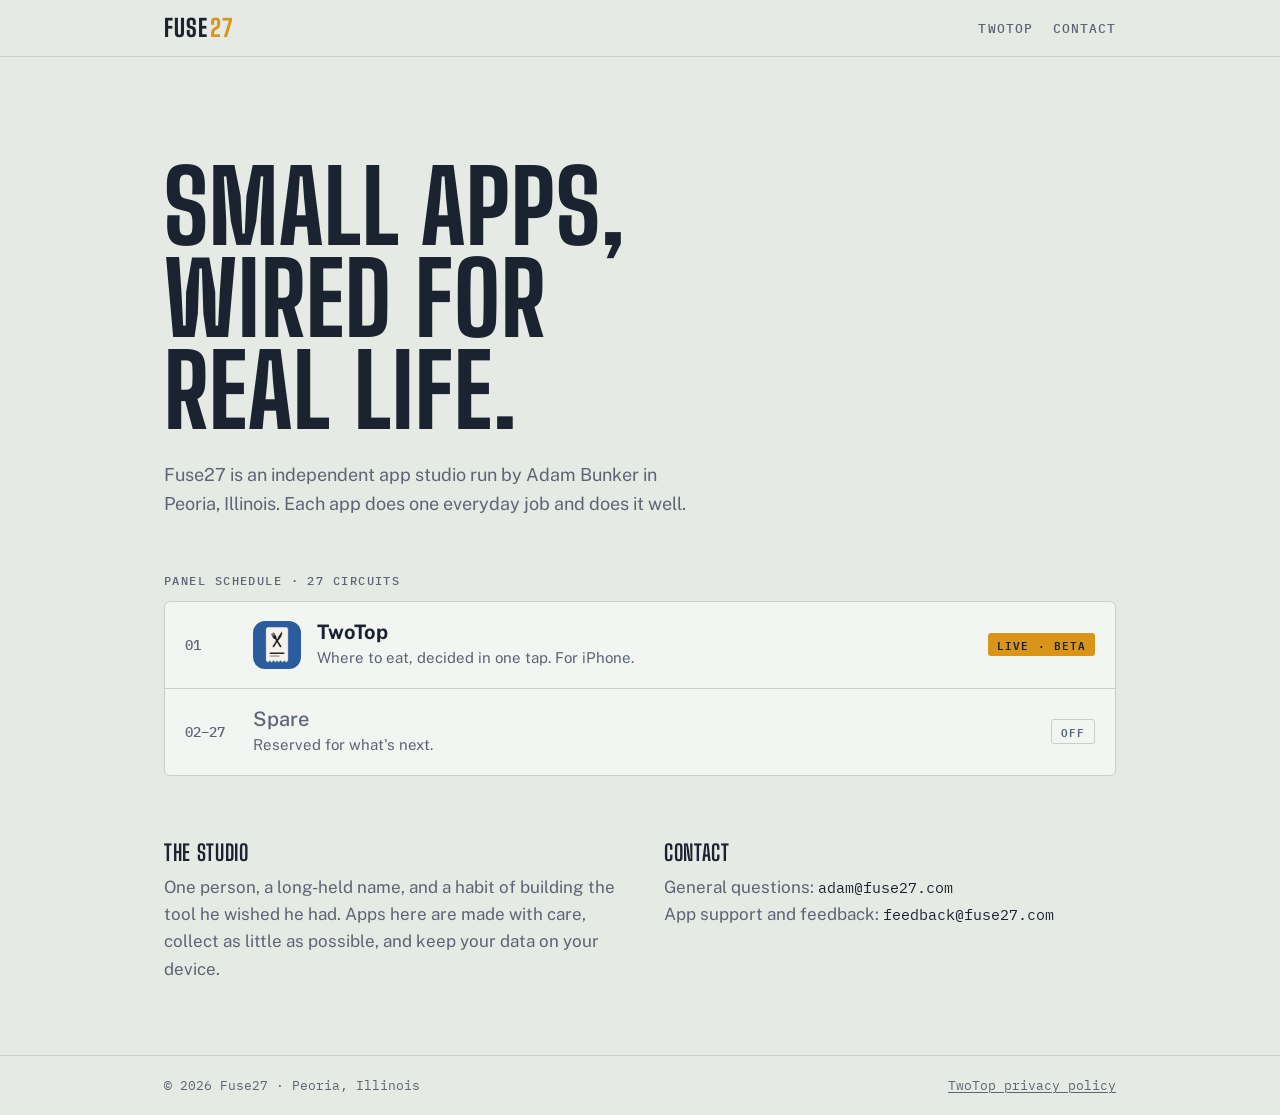
<file: index.html>
<!doctype html>
<html lang="en">
<head>
<meta charset="utf-8">
<meta name="viewport" content="width=device-width, initial-scale=1, viewport-fit=cover">
<title>Fuse27</title>
<meta name="description" content="Fuse27 is Adam Bunker's app studio in Peoria, Illinois. Makers of TwoTop.">
<link rel="apple-touch-icon" href="/assets/apple-touch-icon.png">
<link rel="preconnect" href="https://fonts.googleapis.com">
<link rel="preconnect" href="https://fonts.gstatic.com" crossorigin>
<link rel="stylesheet" href="https://fonts.googleapis.com/css2?family=Big+Shoulders+Display:wght@700;800&family=IBM+Plex+Mono:wght@400;500;600&family=Public+Sans:wght@400;500;700&display=swap">
<link rel="stylesheet" href="/assets/site.css">
</head>
<body>
<header class="strip">
  <div class="wrap">
    <a class="mark" href="/" aria-label="Fuse27 home">Fuse<b>27</b></a>
    <nav class="nav" aria-label="Site">
      <a href="/twotop/">TwoTop</a>
      <a href="#contact">Contact</a>
    </nav>
  </div>
</header>

<main>
  <section class="hero wrap">
    <h1>Small apps, wired for real life.</h1>
    <p>Fuse27 is an independent app studio run by Adam Bunker in Peoria, Illinois. Each app does one everyday job and does it well.</p>
  </section>

  <section class="schedule wrap" aria-labelledby="schedule-label">
    <div class="label" id="schedule-label">Panel schedule · 27 circuits</div>
    <div class="card">
      <div class="row">
        <span class="slot">01</span>
        <div class="circuit">
          <img src="/assets/twotop-icon.png" alt="" width="48" height="48">
          <a href="/twotop/">
            <h2>TwoTop</h2>
            <p>Where to eat, decided in one tap. For iPhone.</p>
          </a>
        </div>
        <span class="state on">Live · Beta</span>
      </div>
      <div class="row spare">
        <span class="slot">02–27</span>
        <div class="circuit"><div><h2>Spare</h2><p>Reserved for what's next.</p></div></div>
        <span class="state off">Off</span>
      </div>
    </div>
  </section>

  <section class="notes wrap" id="contact">
    <div>
      <h3>The studio</h3>
      <p>One person, a long-held name, and a habit of building the tool he wished he had. Apps here are made with care, collect as little as possible, and keep your data on your device.</p>
    </div>
    <div>
      <h3>Contact</h3>
      <p>General questions: <span class="email">adam@fuse27.com</span><br>App support and feedback: <span class="email">feedback@fuse27.com</span></p>
    </div>
  </section>
</main>

<footer>
  <div class="wrap">
    <span>© 2026 Fuse27 · Peoria, Illinois</span>
    <a href="/twotop/privacy/">TwoTop privacy policy</a>
  </div>
</footer>
</body>
</html>
</file>
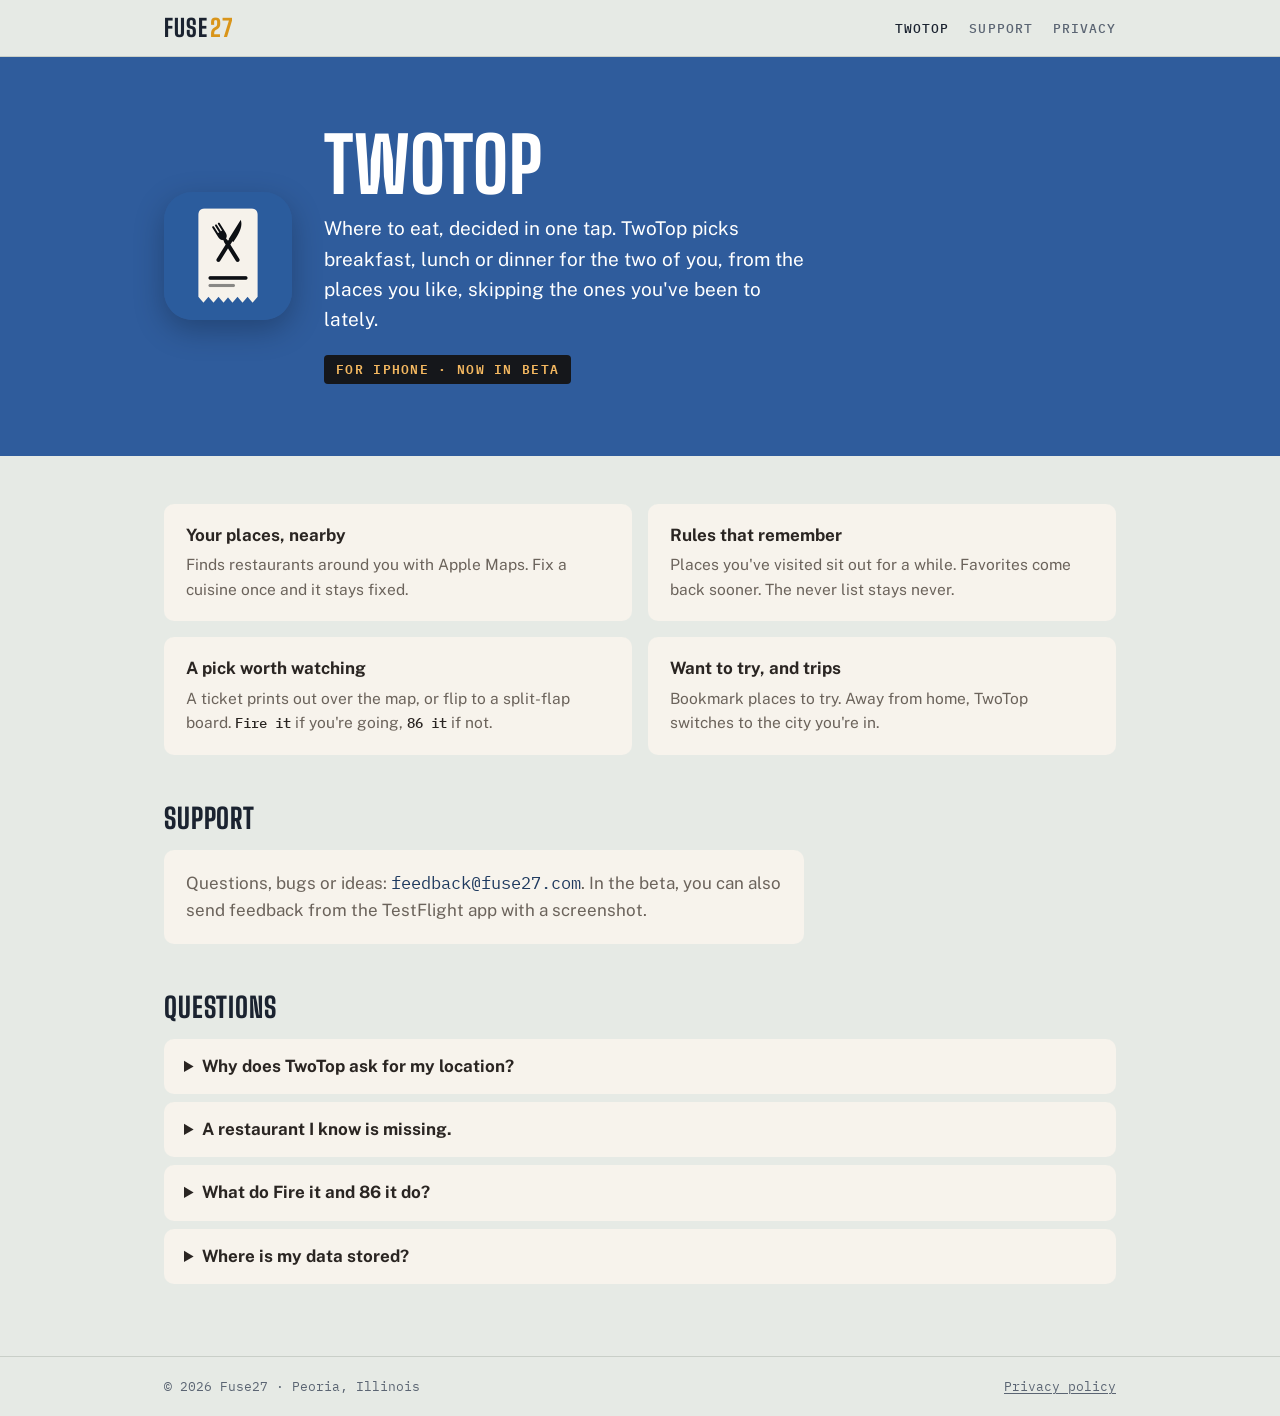
<file: twotop/index.html>
<!doctype html>
<html lang="en">
<head>
<meta charset="utf-8">
<meta name="viewport" content="width=device-width, initial-scale=1, viewport-fit=cover">
<title>TwoTop · Fuse27</title>
<meta name="description" content="TwoTop picks where the two of you eat tonight. Support, questions and privacy.">
<link rel="apple-touch-icon" href="/assets/apple-touch-icon.png">
<link rel="preconnect" href="https://fonts.googleapis.com">
<link rel="preconnect" href="https://fonts.gstatic.com" crossorigin>
<link rel="stylesheet" href="https://fonts.googleapis.com/css2?family=Big+Shoulders+Display:wght@700;800&family=IBM+Plex+Mono:wght@400;500;600&family=Public+Sans:wght@400;500;700&display=swap">
<link rel="stylesheet" href="/assets/site.css">
<link rel="stylesheet" href="/assets/twotop.css">
</head>
<body>
<header class="strip">
  <div class="wrap">
    <a class="mark" href="/" aria-label="Fuse27 home">Fuse<b>27</b></a>
    <nav class="nav" aria-label="Site">
      <a href="/twotop/" aria-current="page">TwoTop</a>
      <a href="#support">Support</a>
      <a href="/twotop/privacy/">Privacy</a>
    </nav>
  </div>
</header>

<main>
  <section class="tt-hero">
    <div class="wrap">
      <img src="/assets/twotop-icon.png" alt="TwoTop app icon" width="128" height="128">
      <div>
        <h1>TwoTop</h1>
        <p>Where to eat, decided in one tap. TwoTop picks breakfast, lunch or dinner for the two of you, from the places you like, skipping the ones you've been to lately.</p>
        <span class="ticket">For iPhone · Now in beta</span>
      </div>
    </div>
  </section>

  <section class="tt-body wrap">
    <div class="tt-grid">
      <div class="tt-card"><h3>Your places, nearby</h3><p>Finds restaurants around you with Apple Maps. Fix a cuisine once and it stays fixed.</p></div>
      <div class="tt-card"><h3>Rules that remember</h3><p>Places you've visited sit out for a while. Favorites come back sooner. The never list stays never.</p></div>
      <div class="tt-card"><h3>A pick worth watching</h3><p>A ticket prints out over the map, or flip to a split-flap board. <code>Fire it</code> if you're going, <code>86 it</code> if not.</p></div>
      <div class="tt-card"><h3>Want to try, and trips</h3><p>Bookmark places to try. Away from home, TwoTop switches to the city you're in.</p></div>
    </div>

    <div class="tt-section" id="support">
      <h2>Support</h2>
      <div class="support">
        <p>Questions, bugs or ideas: <span class="email">feedback@fuse27.com</span>. In the beta, you can also send feedback from the TestFlight app with a screenshot.</p>
      </div>
    </div>

    <div class="tt-section">
      <h2>Questions</h2>
      <div class="faq">
        <details>
          <summary>Why does TwoTop ask for my location?</summary>
          <p>To find restaurants near you and to notice when you're on a trip. If you said no, turn it on in Settings › Privacy & Security › Location Services › TwoTop. You can still add places by name without it.</p>
        </details>
        <details>
          <summary>A restaurant I know is missing.</summary>
          <p>Tap + on the Places tab and search for it by name. For a place in another city, add the city to the search, like "EsterEv Milwaukee".</p>
        </details>
        <details>
          <summary>What do Fire it and 86 it do?</summary>
          <p>Fire it means you're going: TwoTop logs the visit and that place sits out for a while. 86 it skips the place for tonight. Press and hold 86 it to put a place on the never list.</p>
        </details>
        <details>
          <summary>Where is my data stored?</summary>
          <p>Only on your iPhone. There's no account and nothing is sent to us. Deleting the app deletes your places and history. See the <a href="/twotop/privacy/">privacy policy</a>.</p>
        </details>
      </div>
    </div>
  </section>
</main>

<footer>
  <div class="wrap">
    <span>© 2026 Fuse27 · Peoria, Illinois</span>
    <a href="/twotop/privacy/">Privacy policy</a>
  </div>
</footer>
</body>
</html>
</file>
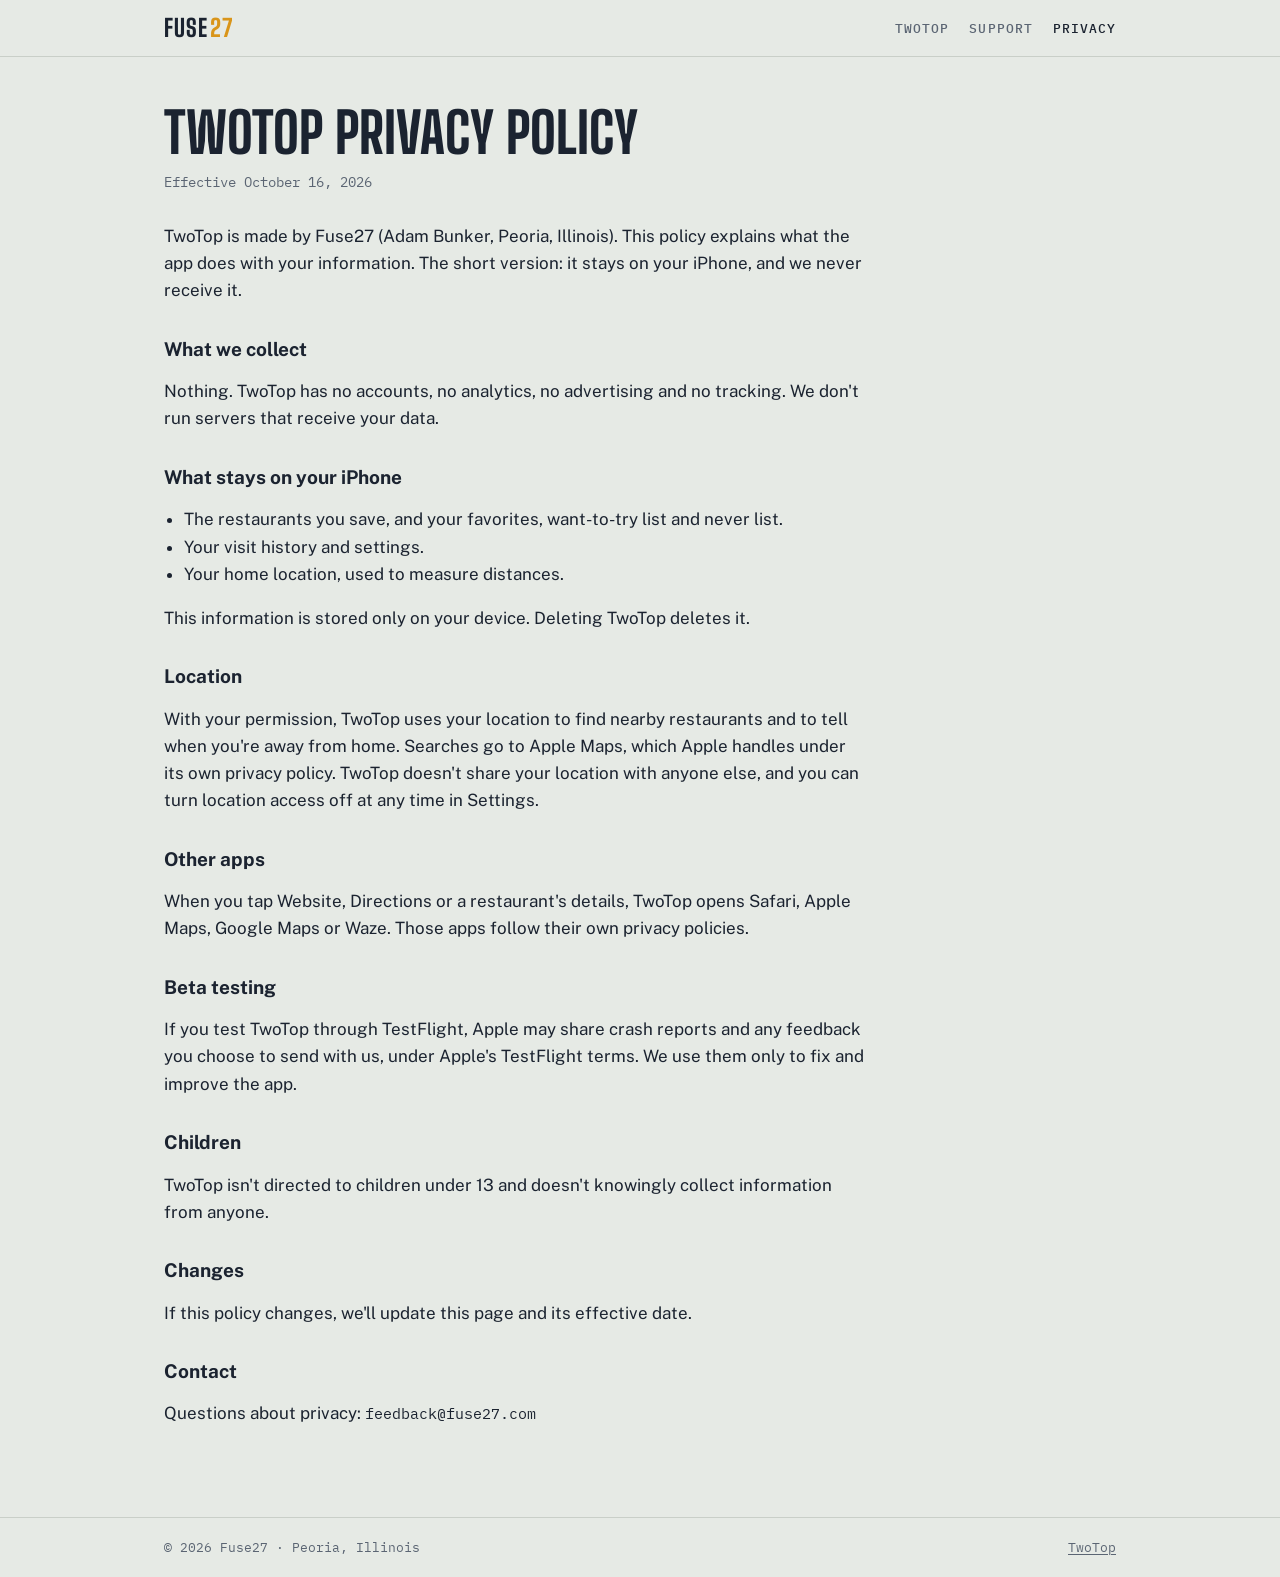
<file: twotop/privacy/index.html>
<!doctype html>
<html lang="en">
<head>
<meta charset="utf-8">
<meta name="viewport" content="width=device-width, initial-scale=1, viewport-fit=cover">
<title>TwoTop Privacy Policy</title>
<meta name="description" content="How TwoTop handles your information: it stays on your iPhone.">
<link rel="apple-touch-icon" href="/assets/apple-touch-icon.png">
<link rel="preconnect" href="https://fonts.googleapis.com">
<link rel="preconnect" href="https://fonts.gstatic.com" crossorigin>
<link rel="stylesheet" href="https://fonts.googleapis.com/css2?family=Big+Shoulders+Display:wght@700;800&family=IBM+Plex+Mono:wght@400;500;600&family=Public+Sans:wght@400;500;700&display=swap">
<link rel="stylesheet" href="/assets/site.css">
<link rel="stylesheet" href="/assets/twotop.css">
</head>
<body>
<header class="strip">
  <div class="wrap">
    <a class="mark" href="/" aria-label="Fuse27 home">Fuse<b>27</b></a>
    <nav class="nav" aria-label="Site">
      <a href="/twotop/">TwoTop</a>
      <a href="/twotop/#support">Support</a>
      <a href="/twotop/privacy/" aria-current="page">Privacy</a>
    </nav>
  </div>
</header>

<main class="wrap">
  <article class="policy">
    <h1>TwoTop Privacy Policy</h1>
    <p class="eff">Effective October 16, 2026</p>

    <p>TwoTop is made by Fuse27 (Adam Bunker, Peoria, Illinois). This policy explains what the app does with your information. The short version: it stays on your iPhone, and we never receive it.</p>

    <h2>What we collect</h2>
    <p>Nothing. TwoTop has no accounts, no analytics, no advertising and no tracking. We don't run servers that receive your data.</p>

    <h2>What stays on your iPhone</h2>
    <ul>
      <li>The restaurants you save, and your favorites, want-to-try list and never list.</li>
      <li>Your visit history and settings.</li>
      <li>Your home location, used to measure distances.</li>
    </ul>
    <p>This information is stored only on your device. Deleting TwoTop deletes it.</p>

    <h2>Location</h2>
    <p>With your permission, TwoTop uses your location to find nearby restaurants and to tell when you're away from home. Searches go to Apple Maps, which Apple handles under its own privacy policy. TwoTop doesn't share your location with anyone else, and you can turn location access off at any time in Settings.</p>

    <h2>Other apps</h2>
    <p>When you tap Website, Directions or a restaurant's details, TwoTop opens Safari, Apple Maps, Google Maps or Waze. Those apps follow their own privacy policies.</p>

    <h2>Beta testing</h2>
    <p>If you test TwoTop through TestFlight, Apple may share crash reports and any feedback you choose to send with us, under Apple's TestFlight terms. We use them only to fix and improve the app.</p>

    <h2>Children</h2>
    <p>TwoTop isn't directed to children under 13 and doesn't knowingly collect information from anyone.</p>

    <h2>Changes</h2>
    <p>If this policy changes, we'll update this page and its effective date.</p>

    <h2>Contact</h2>
    <p>Questions about privacy: <span class="email">feedback@fuse27.com</span></p>
  </article>
</main>

<footer>
  <div class="wrap">
    <span>© 2026 Fuse27 · Peoria, Illinois</span>
    <a href="/twotop/">TwoTop</a>
  </div>
</footer>
</body>
</html>
</file>
<file: assets/site.css>
/* Fuse27: a breaker panel. Apps are circuits on a labeled panel schedule;
   one bold element per page, everything else quiet and tabular. */
:root {
  --panel: #e6eae5;        /* panel paint */
  --plate: #f3f5f2;        /* schedule card */
  --ink: #1b2330;          /* graphite */
  --muted: #5b6573;
  --rule: #c9cfc8;
  --live: #d9951a;         /* breaker amber */
  --live-ink: #1b2330;
  --display: "Big Shoulders Display", "Arial Narrow", Impact, sans-serif;
  --body: "Public Sans", -apple-system, "Segoe UI", Helvetica, Arial, sans-serif;
  --mono: "IBM Plex Mono", ui-monospace, Menlo, Consolas, monospace;
  color-scheme: light;
}
@media (prefers-color-scheme: dark) {
  :root:not([data-theme="light"]) {
    --panel: #14181e; --plate: #1c222b; --ink: #e4e8e2; --muted: #9aa4b1;
    --rule: #2e3641; --live: #f0ad2e; --live-ink: #14181e; color-scheme: dark;
  }
}
:root[data-theme="dark"] {
  --panel: #14181e; --plate: #1c222b; --ink: #e4e8e2; --muted: #9aa4b1;
  --rule: #2e3641; --live: #f0ad2e; --live-ink: #14181e; color-scheme: dark;
}

* { box-sizing: border-box; }
html { -webkit-text-size-adjust: 100%; }
body {
  margin: 0;
  background: var(--panel);
  color: var(--ink);
  font: 400 1.0625rem/1.6 var(--body);
}
a { color: inherit; text-underline-offset: 0.18em; text-decoration-thickness: 1px; }
a:focus-visible, button:focus-visible { outline: 2px solid var(--live); outline-offset: 3px; border-radius: 2px; }
img { max-width: 100%; display: block; }

.wrap {
  max-width: 62rem;
  margin: 0 auto;
  padding-left: max(20px, env(safe-area-inset-left, 0px));
  padding-right: max(20px, env(safe-area-inset-right, 0px));
}

/* Header: the panel's label strip */
.strip { border-bottom: 1px solid var(--rule); }
.strip .wrap {
  display: flex; align-items: center; justify-content: space-between; gap: 1rem;
  padding-block: 1rem;
}
.mark {
  font: 800 1.5rem/1 var(--display); letter-spacing: 0.04em; text-transform: uppercase;
  text-decoration: none; display: inline-flex; align-items: baseline; gap: 0.08em;
}
.mark b { color: var(--live); font-weight: 800; }
.nav { display: flex; gap: 1.25rem; font: 500 0.8125rem/1 var(--mono); text-transform: uppercase; letter-spacing: 0.08em; }
.nav a { text-decoration: none; color: var(--muted); }
.nav a:hover, .nav a[aria-current="page"] { color: var(--ink); }

/* Home hero */
.hero { padding-block: clamp(3rem, 9vw, 6.5rem) clamp(2rem, 5vw, 3.5rem); }
.hero h1 {
  margin: 0; max-width: 14ch;
  font: 800 clamp(3rem, 10vw, 6.25rem)/0.92 var(--display);
  letter-spacing: 0.01em; text-transform: uppercase; text-wrap: balance;
}
.hero p { margin: 1.5rem 0 0; max-width: 34rem; color: var(--muted); font-size: 1.125rem; }

/* The schedule: one row per circuit */
.schedule { padding-block: 0 4rem; }
.label {
  font: 500 0.75rem/1 var(--mono); letter-spacing: 0.12em; text-transform: uppercase; color: var(--muted);
}
.card {
  margin-top: 0.875rem; background: var(--plate); border: 1px solid var(--rule); border-radius: 6px;
}
.row {
  display: grid; grid-template-columns: 3.25rem minmax(0, 1fr) auto; gap: 1rem; align-items: center;
  padding: 1.125rem 1.25rem; border-top: 1px solid var(--rule);
}
.row:first-child { border-top: 0; }
.slot { font: 500 0.875rem/1 var(--mono); color: var(--muted); font-variant-numeric: tabular-nums; }
.circuit { min-width: 0; display: flex; align-items: center; gap: 1rem; }
.circuit img { width: 3rem; height: 3rem; border-radius: 0.75rem; flex: none; }
.circuit h2 { margin: 0; font: 700 1.25rem/1.2 var(--body); }
.circuit p { margin: 0.125rem 0 0; color: var(--muted); font-size: 0.9375rem; }
.circuit a { text-decoration: none; }
.circuit a:hover h2 { text-decoration: underline; }
.state {
  font: 600 0.6875rem/1 var(--mono); letter-spacing: 0.1em; text-transform: uppercase;
  padding: 0.4rem 0.55rem; border-radius: 3px; white-space: nowrap;
}
.state.on { background: var(--live); color: var(--live-ink); }
.state.off { border: 1px solid var(--rule); color: var(--muted); }
.row.spare .circuit h2 { font-weight: 500; color: var(--muted); }

/* About / contact */
.notes {
  display: grid; grid-template-columns: repeat(auto-fit, minmax(16rem, 1fr)); gap: 2rem 3rem;
  padding-block: 0 4.5rem;
}
.notes h3 { margin: 0 0 0.5rem; font: 700 1.375rem/1.2 var(--display); text-transform: uppercase; letter-spacing: 0.03em; }
.notes p { margin: 0; color: var(--muted); max-width: 32rem; }
.email { font-family: var(--mono); font-size: 0.9375rem; color: var(--ink); user-select: all; }

footer { border-top: 1px solid var(--rule); }
footer .wrap {
  display: flex; flex-wrap: wrap; justify-content: space-between; gap: 0.5rem 1.5rem;
  padding-block: 1.25rem; font: 400 0.8125rem/1.5 var(--mono); color: var(--muted);
}
footer a { color: var(--muted); }

@media (max-width: 30rem) {
  .row { grid-template-columns: minmax(0, 1fr) auto; }
  .slot { display: none; }
  .nav { gap: 0.9rem; }
}
</file>
<file: assets/twotop.css>
/* TwoTop pages: the app's own china blue, navy and a touch of yellow inside the Fuse27 frame. */
:root {
  --china: #2f5c9c;
  --navy: #1f3a5f;
  --night: #15171b;
  --card: #f7f3ec;
  --tt-ink: #2a2522;
  --tt-muted: #6b635b;
  --amber: #f4b860;
}
@media (prefers-color-scheme: dark) {
  :root:not([data-theme="light"]) { --card: #1f2126; --tt-ink: #ece6d9; --tt-muted: #a9a297; --navy: #7db3ff; }
}
:root[data-theme="dark"] { --card: #1f2126; --tt-ink: #ece6d9; --tt-muted: #a9a297; --navy: #7db3ff; }

.tt-hero { background: var(--china); color: #fff; }
.tt-hero .wrap {
  display: grid; grid-template-columns: auto minmax(0, 1fr); gap: 1.5rem 2rem; align-items: center;
  padding-block: clamp(2.5rem, 7vw, 4.5rem);
}
.tt-hero img { width: clamp(5.5rem, 16vw, 8rem); height: auto; border-radius: 22%; box-shadow: 0 10px 30px rgba(0,0,0,.25); }
.tt-hero h1 { margin: 0; font: 800 clamp(2.75rem, 9vw, 4.75rem)/0.95 var(--display); text-transform: uppercase; letter-spacing: 0.01em; }
.tt-hero p { margin: 0.75rem 0 0; font-size: 1.1875rem; max-width: 30rem; }
.ticket {
  display: inline-block; margin-top: 1.25rem; padding: 0.5rem 0.75rem; background: var(--night); color: var(--amber);
  font: 600 0.8125rem/1 var(--mono); letter-spacing: 0.1em; text-transform: uppercase; border-radius: 4px;
}

.tt-body { padding-block: 3rem 4.5rem; }
.tt-grid { display: grid; grid-template-columns: repeat(2, minmax(0, 1fr)); gap: 1rem; }
@media (max-width: 40rem) { .tt-grid { grid-template-columns: minmax(0, 1fr); } }
.tt-card { background: var(--card); color: var(--tt-ink); border-radius: 10px; padding: 1.25rem 1.375rem; }
.tt-card h3 { margin: 0 0 0.375rem; font: 700 1.0625rem/1.3 var(--body); }
.tt-card p { margin: 0; color: var(--tt-muted); font-size: 0.9688rem; }
.tt-card code { font: 500 0.875rem var(--mono); color: var(--tt-ink); }

.tt-section { margin-top: 3rem; }
.tt-section h2 { margin: 0 0 1rem; font: 800 1.75rem/1.1 var(--display); text-transform: uppercase; letter-spacing: 0.03em; }
.faq { display: grid; gap: 0.5rem; }
.faq details { background: var(--card); color: var(--tt-ink); border-radius: 10px; padding: 0.875rem 1.25rem; }
.faq summary { cursor: pointer; font-weight: 700; }
.faq details p { margin: 0.5rem 0 0.25rem; color: var(--tt-muted); max-width: 40rem; }
.support { background: var(--card); color: var(--tt-ink); border-radius: 10px; padding: 1.25rem 1.375rem; max-width: 40rem; }
.support p { margin: 0; color: var(--tt-muted); }
.support .email { color: var(--navy); font-size: 1.0625rem; }

/* Policy text */
.policy { padding-block: 3rem 4.5rem; max-width: 44rem; }
.policy h1 { margin: 0; font: 800 clamp(2.25rem, 7vw, 3.5rem)/1 var(--display); text-transform: uppercase; }
.policy .eff { margin: 0.75rem 0 2rem; font: 400 0.875rem var(--mono); color: var(--muted); }
.policy h2 { margin: 2rem 0 0.5rem; font: 700 1.1875rem/1.3 var(--body); }
.policy p, .policy li { color: var(--ink); }
.policy ul { padding-left: 1.25rem; }
</file>
